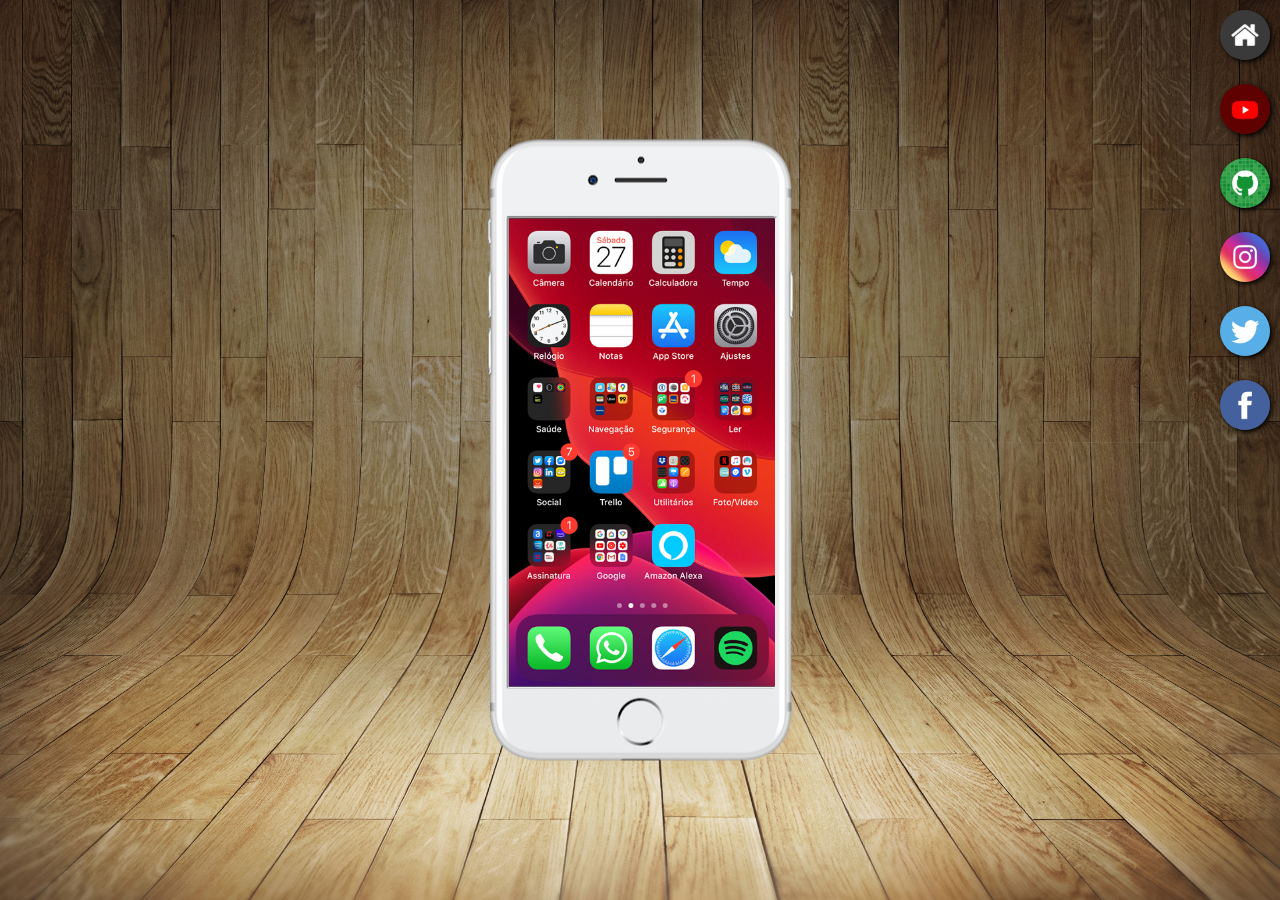
<file: index.html>
<!DOCTYPE html>
<html lang="pt-br">
<head>
    <meta charset="UTF-8">
    <meta name="viewport" content="width=device-width, initial-scale=1.0">
    <title>Projeto Redes Sociais</title>
    <link rel="shortcut icon" href="favicon.ico" type="image/x-icon">
    <link rel="stylesheet" href="estilo/style.css">
</head>
<body>
    <main>
        <section id="telefone">
            <iframe src="home.html" name="tela" id="tela"></iframe>
        </section>

        <section id="redes-sociais">
            
            <a href="home.html" target="tela"> <img src="imagens/logo-home.jpg" alt="home"></a><br>

            <a href="youtube.html" target="tela"> <img src="imagens/logo-youtube.jpg" alt="youtube"></a><br>

            <a href="github.html" target="tela"><img src="imagens/logo-github.jpg" alt="logo-github"></a><br>

            <a href="instagram.html" target="tela"> <img src="imagens/logo-instagram.jpg" alt="logo-instagram"></a><br>

            <a href="twitter.html" target="tela"> <img src="imagens/logo-twitter.jpg" alt="logo-twitter"></a><br>

            <a href="facebook.html" target="tela"> <img src="imagens/logo-facebook.jpg" alt="logo-facebook"></a><br>
        </section >
    </main>
</body>
</html>
</file>
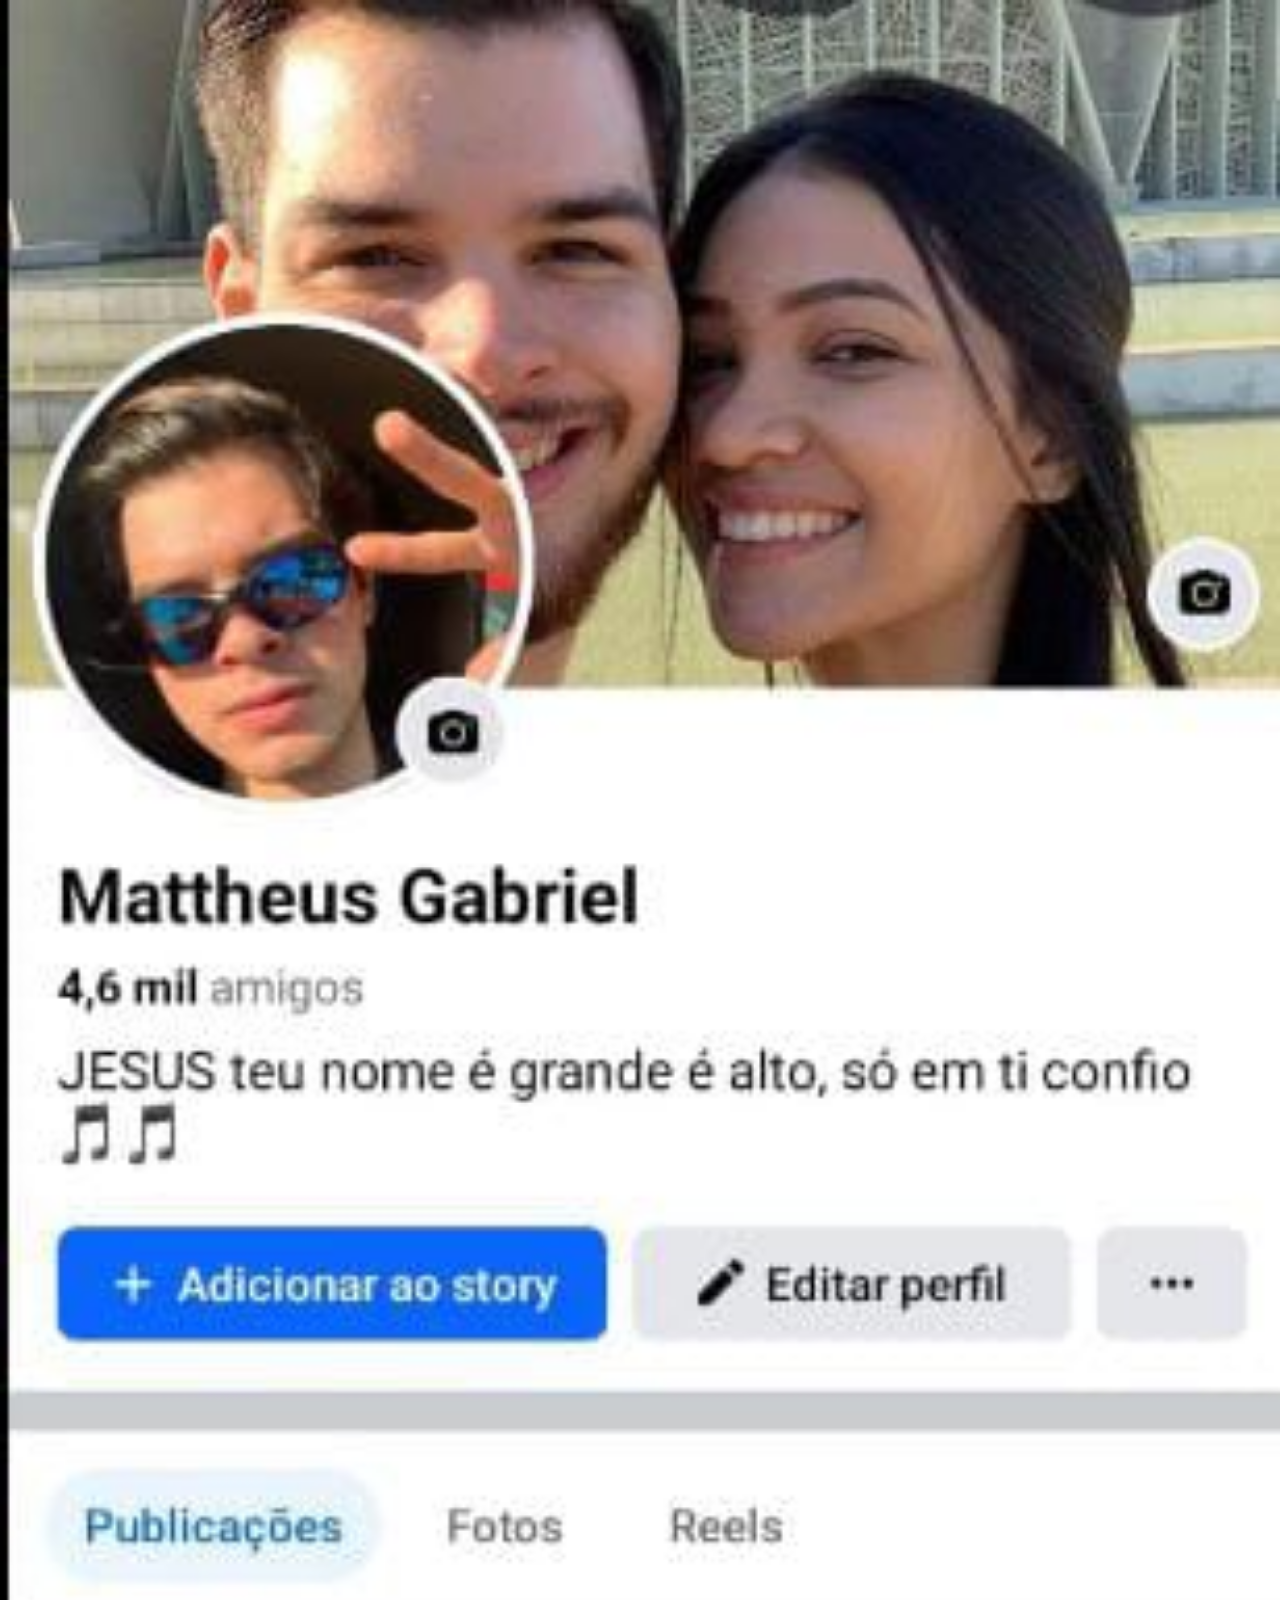
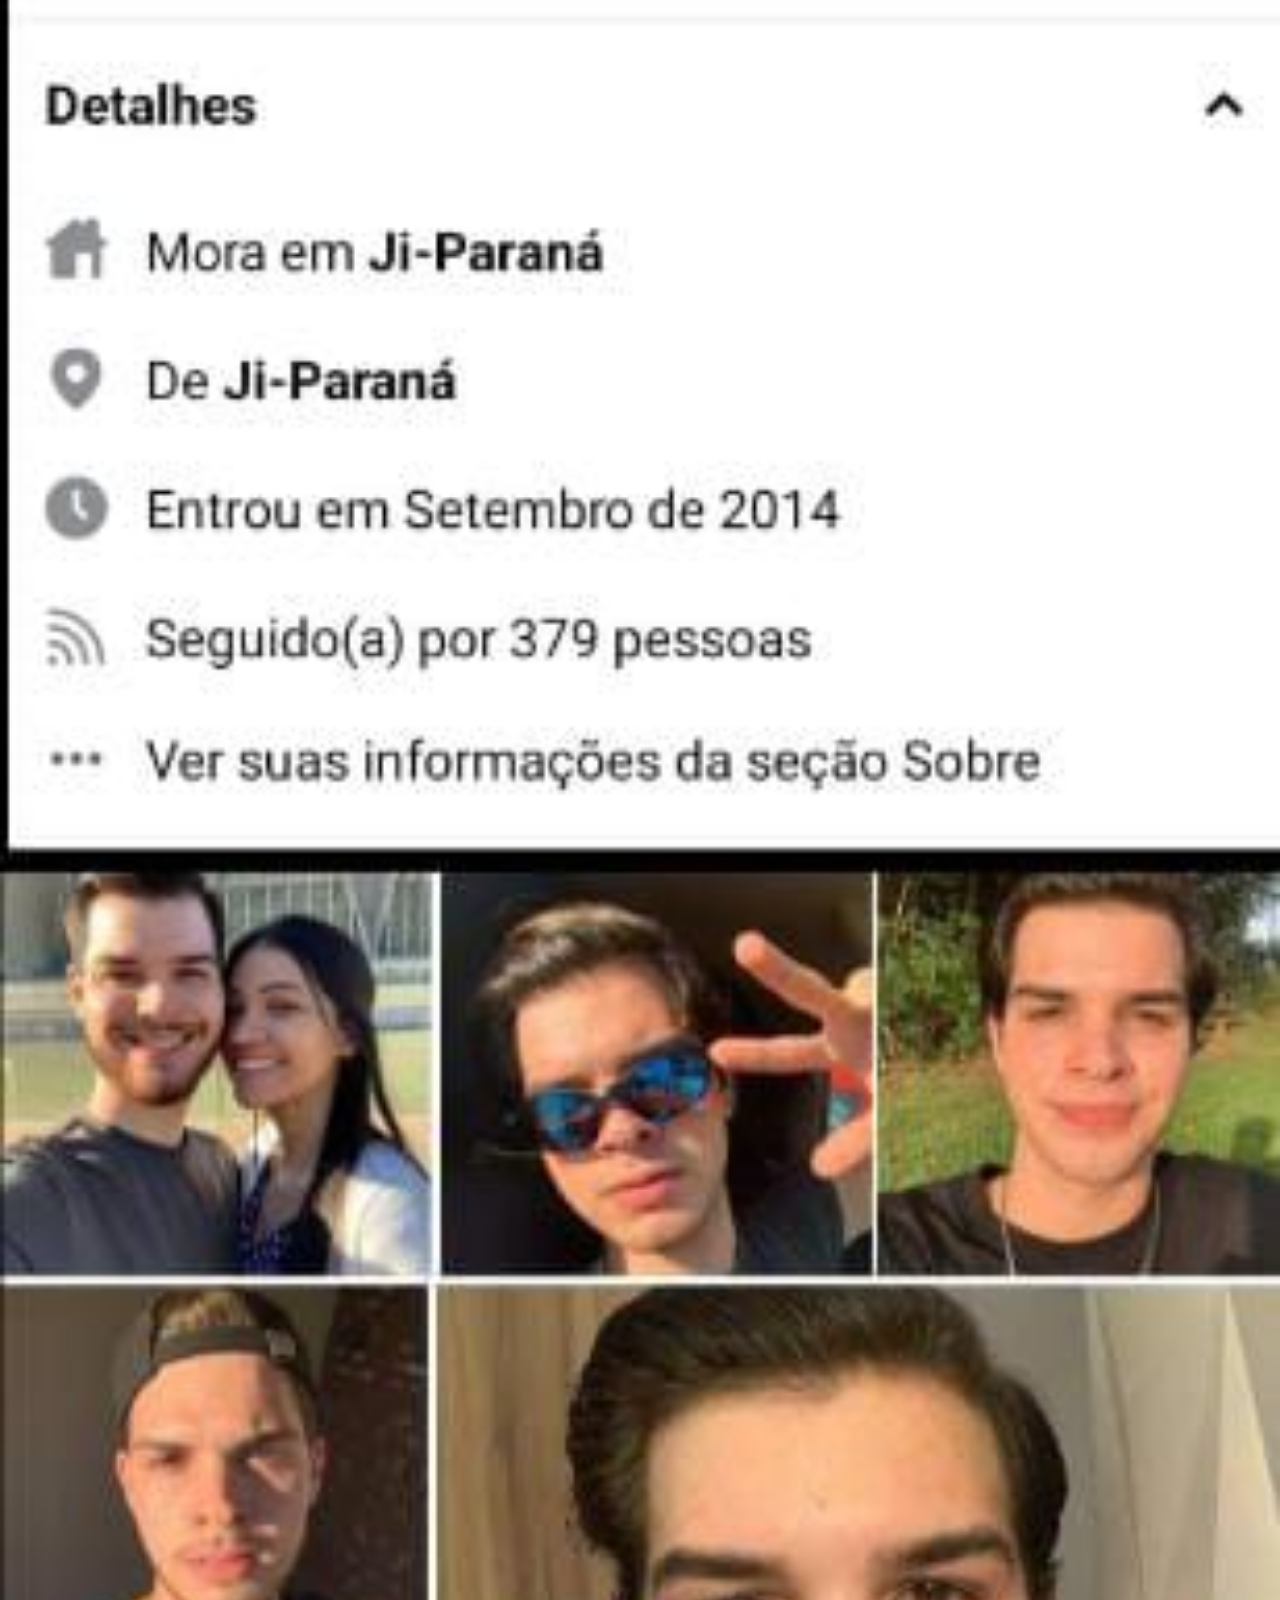
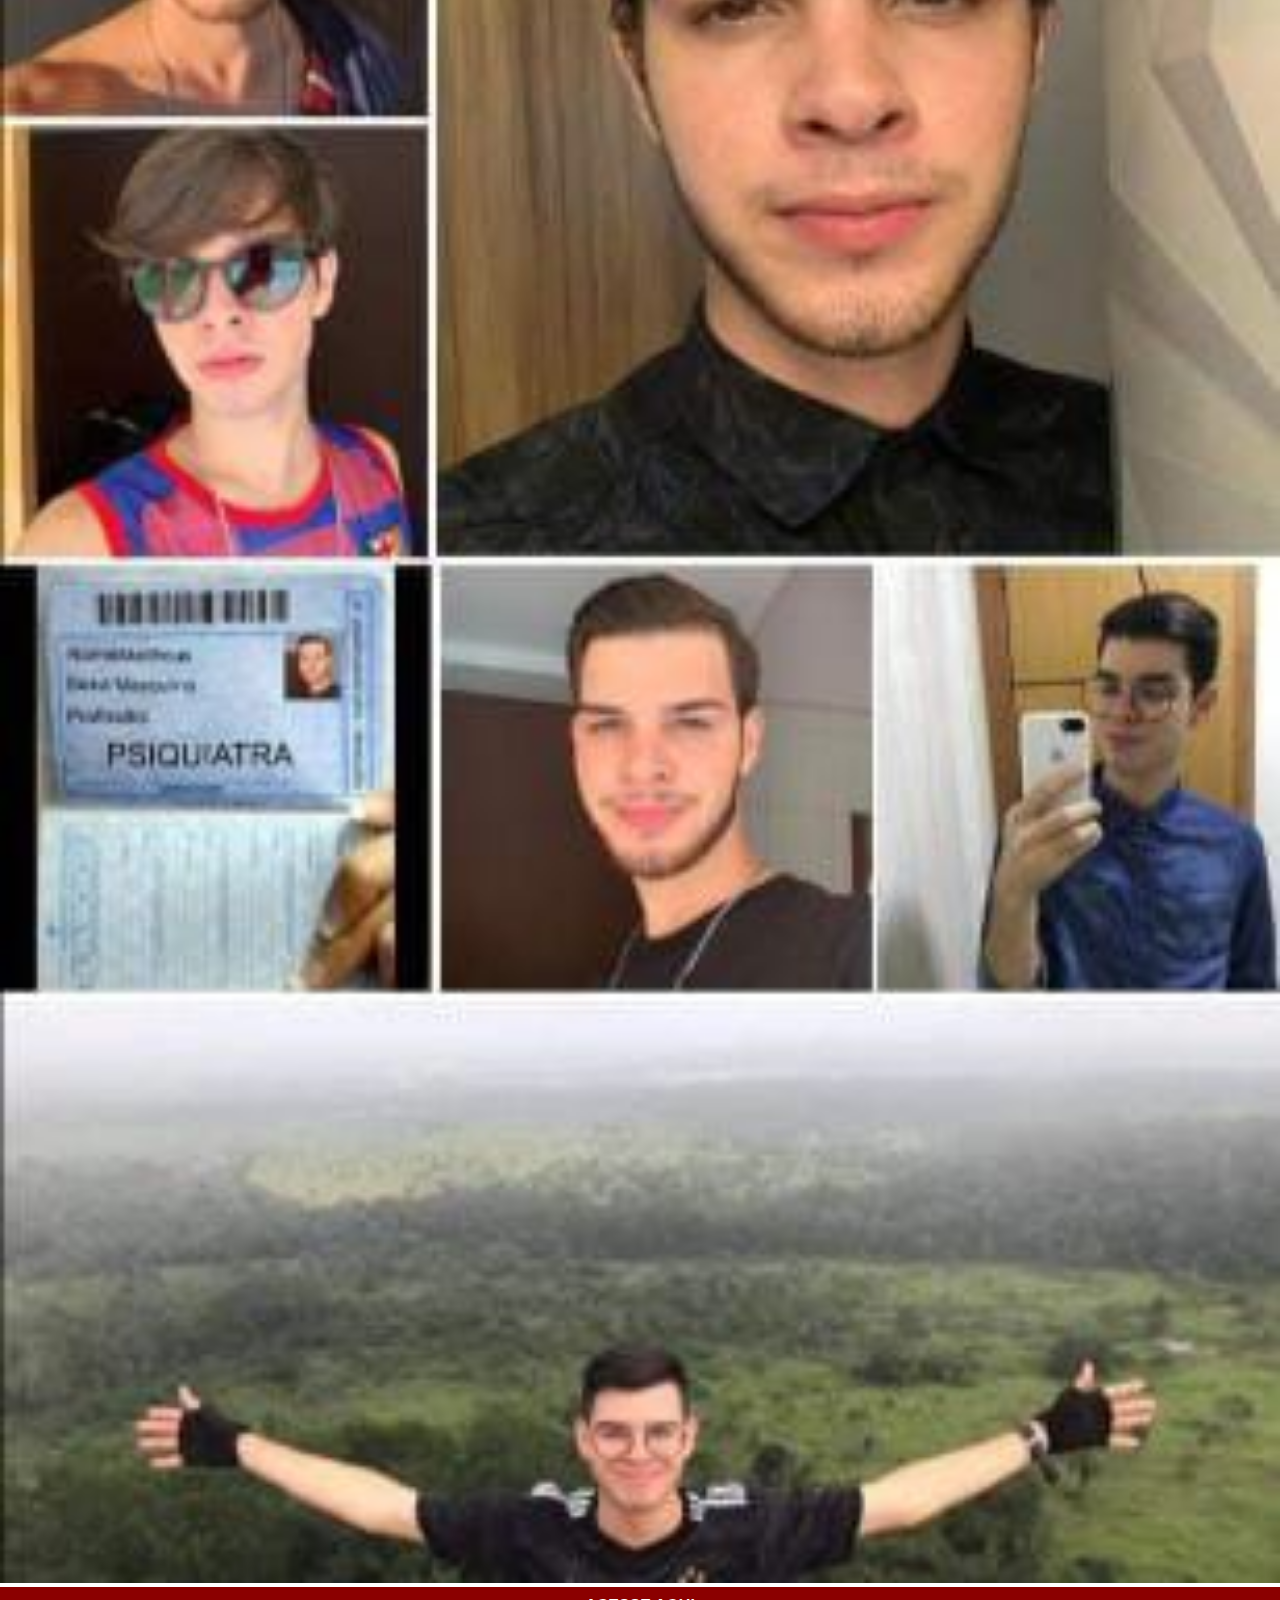
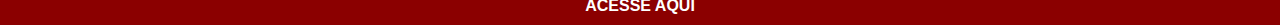
<file: facebook.html>
<!DOCTYPE html>
<html lang="pt-br">
<head>
    <meta charset="UTF-8">
    <meta name="viewport" content="width=device-width, initial-scale=1.0">
    <title>facebook</title>
    <link rel="stylesheet" href="estilo/social.css">
</head>
<body>
    <img src="imagens/tela-facebook2.jpeg" alt="facebook">
    <a href="https://www.facebook.com/profile.php?id=100007381817035" target="_blank">ACESSE AQUI</a>
</body>
</html>
</file>
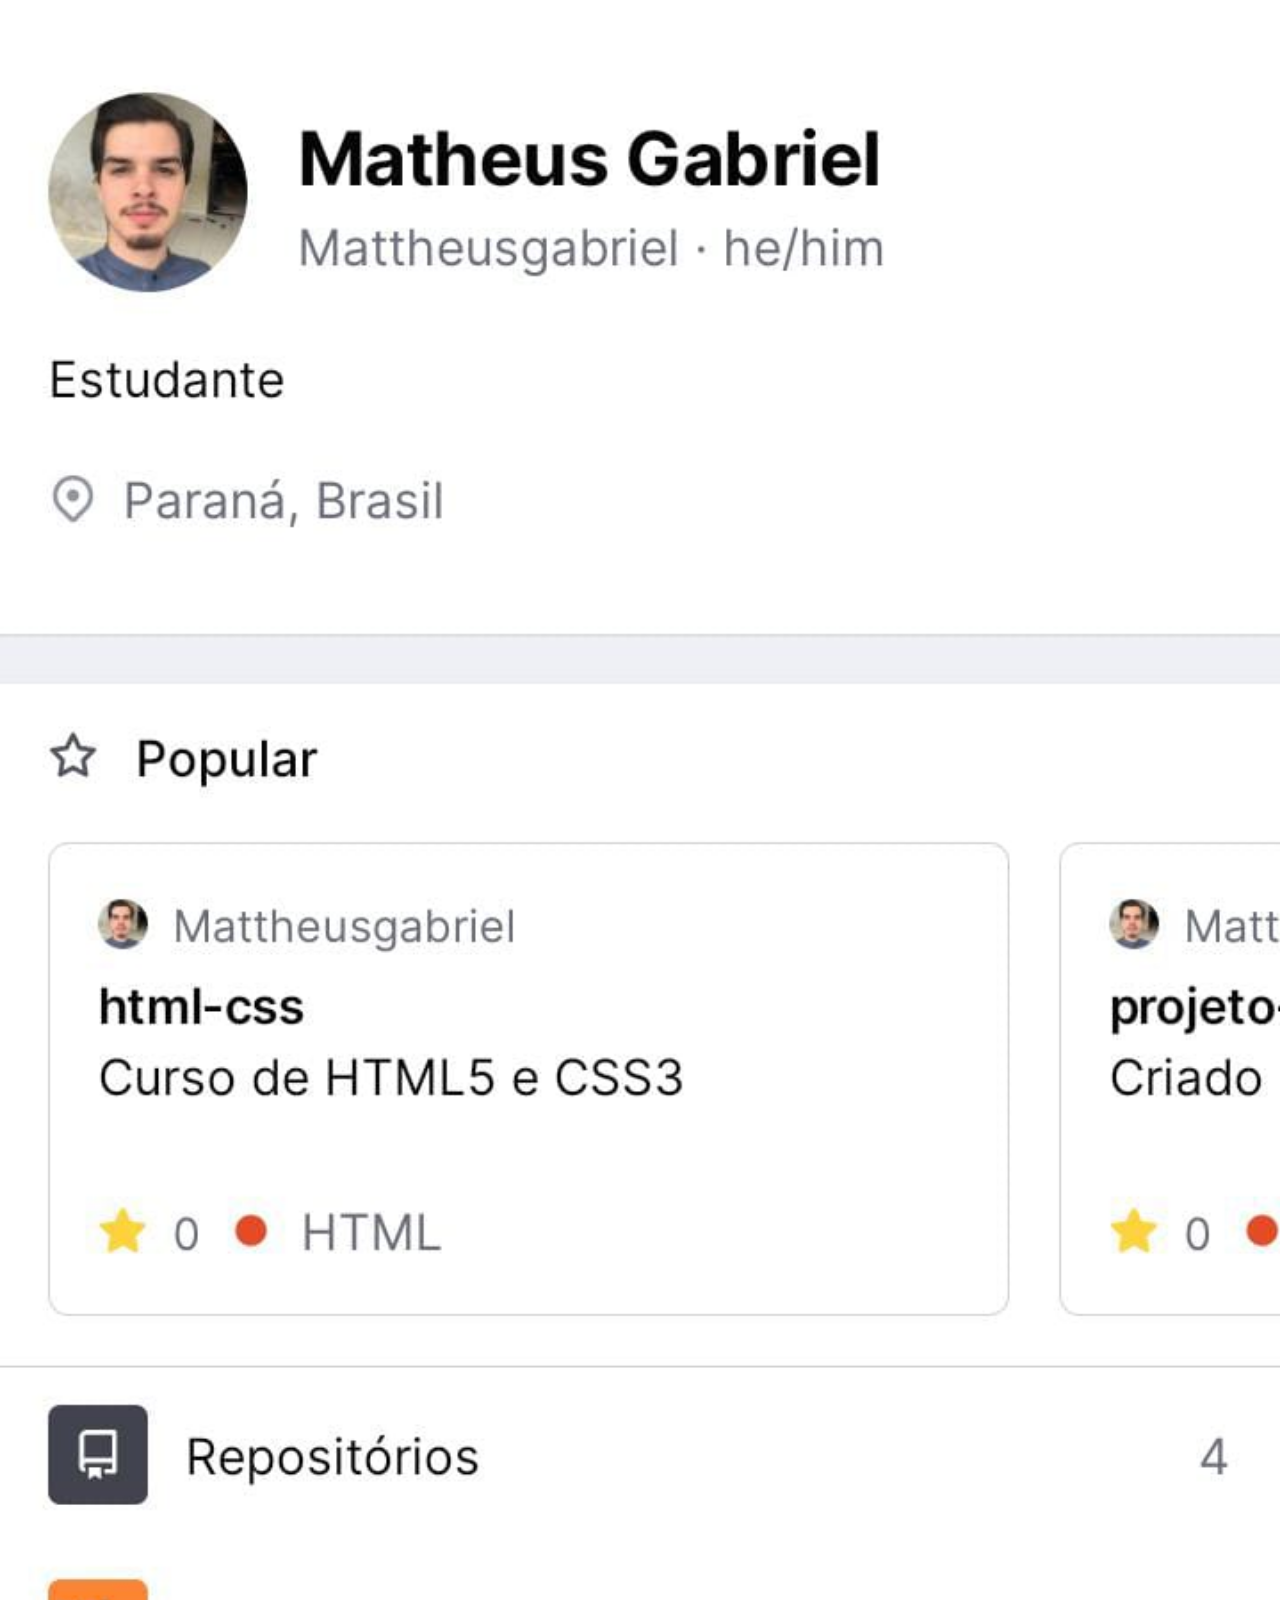
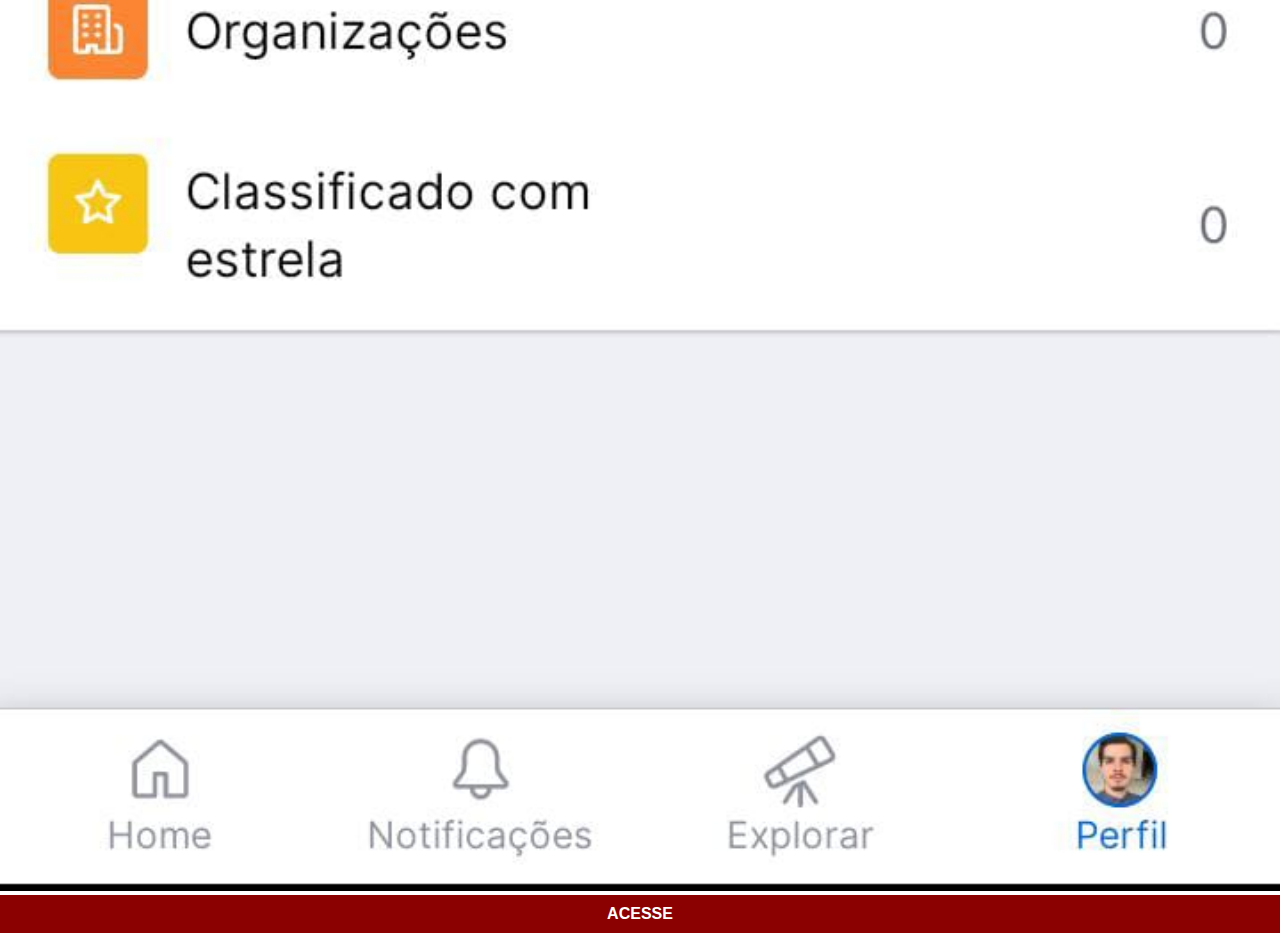
<file: github.html>
<!DOCTYPE html>
<html lang="pt-br">
<head>
    <meta charset="UTF-8">
    <meta name="viewport" content="width=device-width, initial-scale=1.0">
    <title>github</title>
    <link rel="stylesheet" href="estilo/social.css">
</head>
<body>
    <img src="imagens/WhatsApp Image 2024-03-08 at 09.14.32.jpeg" alt="github">
    <a href="https://github.com/Mattheusgabriel" target="_blank">ACESSE</a>
</body>
</html>
</file>
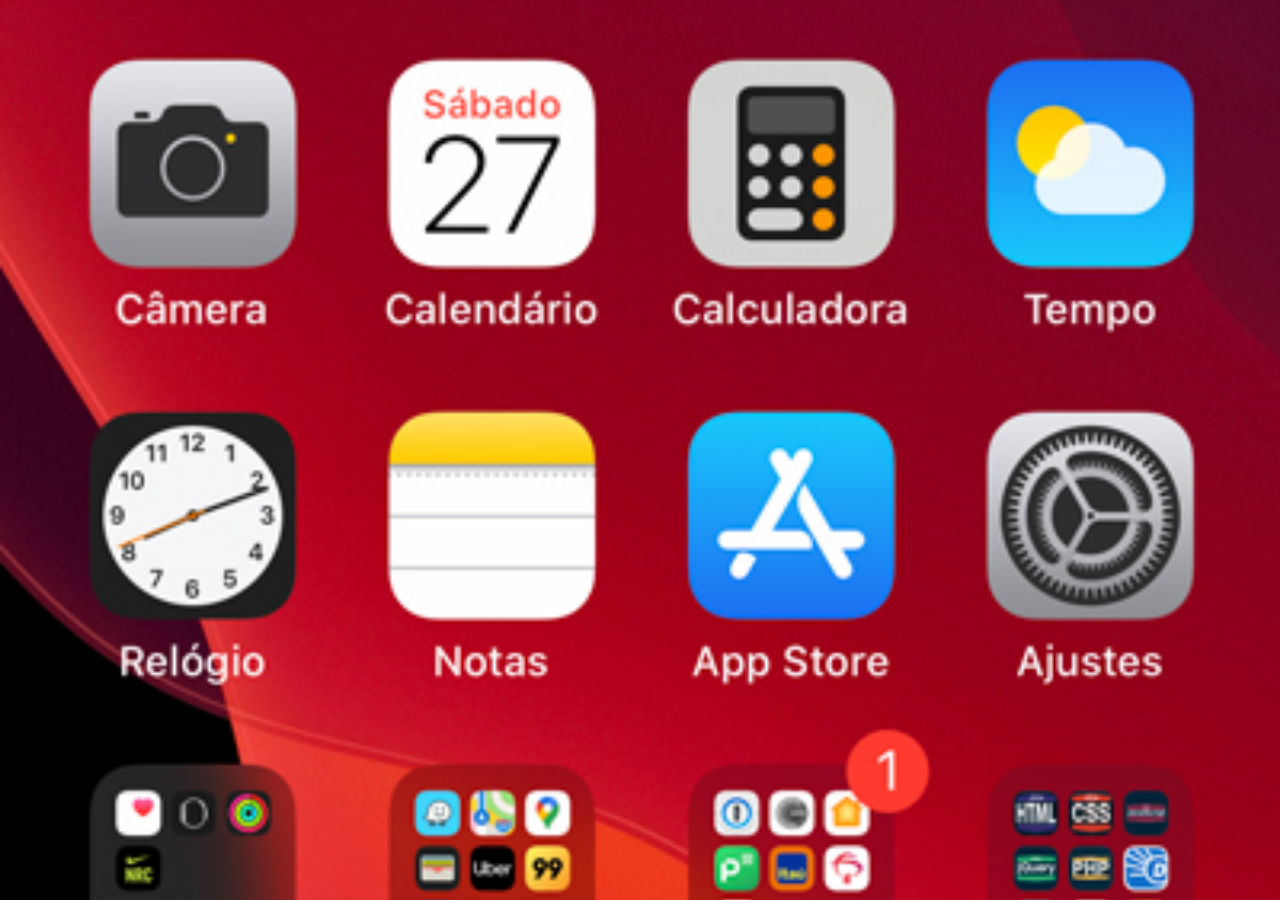
<file: home.html>
<!DOCTYPE html>
<html lang="pt-br">
<head>
    <meta charset="UTF-8">
    <meta name="viewport" content="width=device-width, initial-scale=1.0">
    <title>Home</title>
    <link rel="stylesheet" href="estilo/social.css">

</head>
<body>
    <style>
        * {
            margin: 0px;
            padding: 0px;
        }

        body {
            height: 100vh;
            width: 100vw;
            background: black url('imagens/tela-home.jpg') no-repeat top center;
            background-size: cover;
        }
    </style>
</body>
</html>
</file>
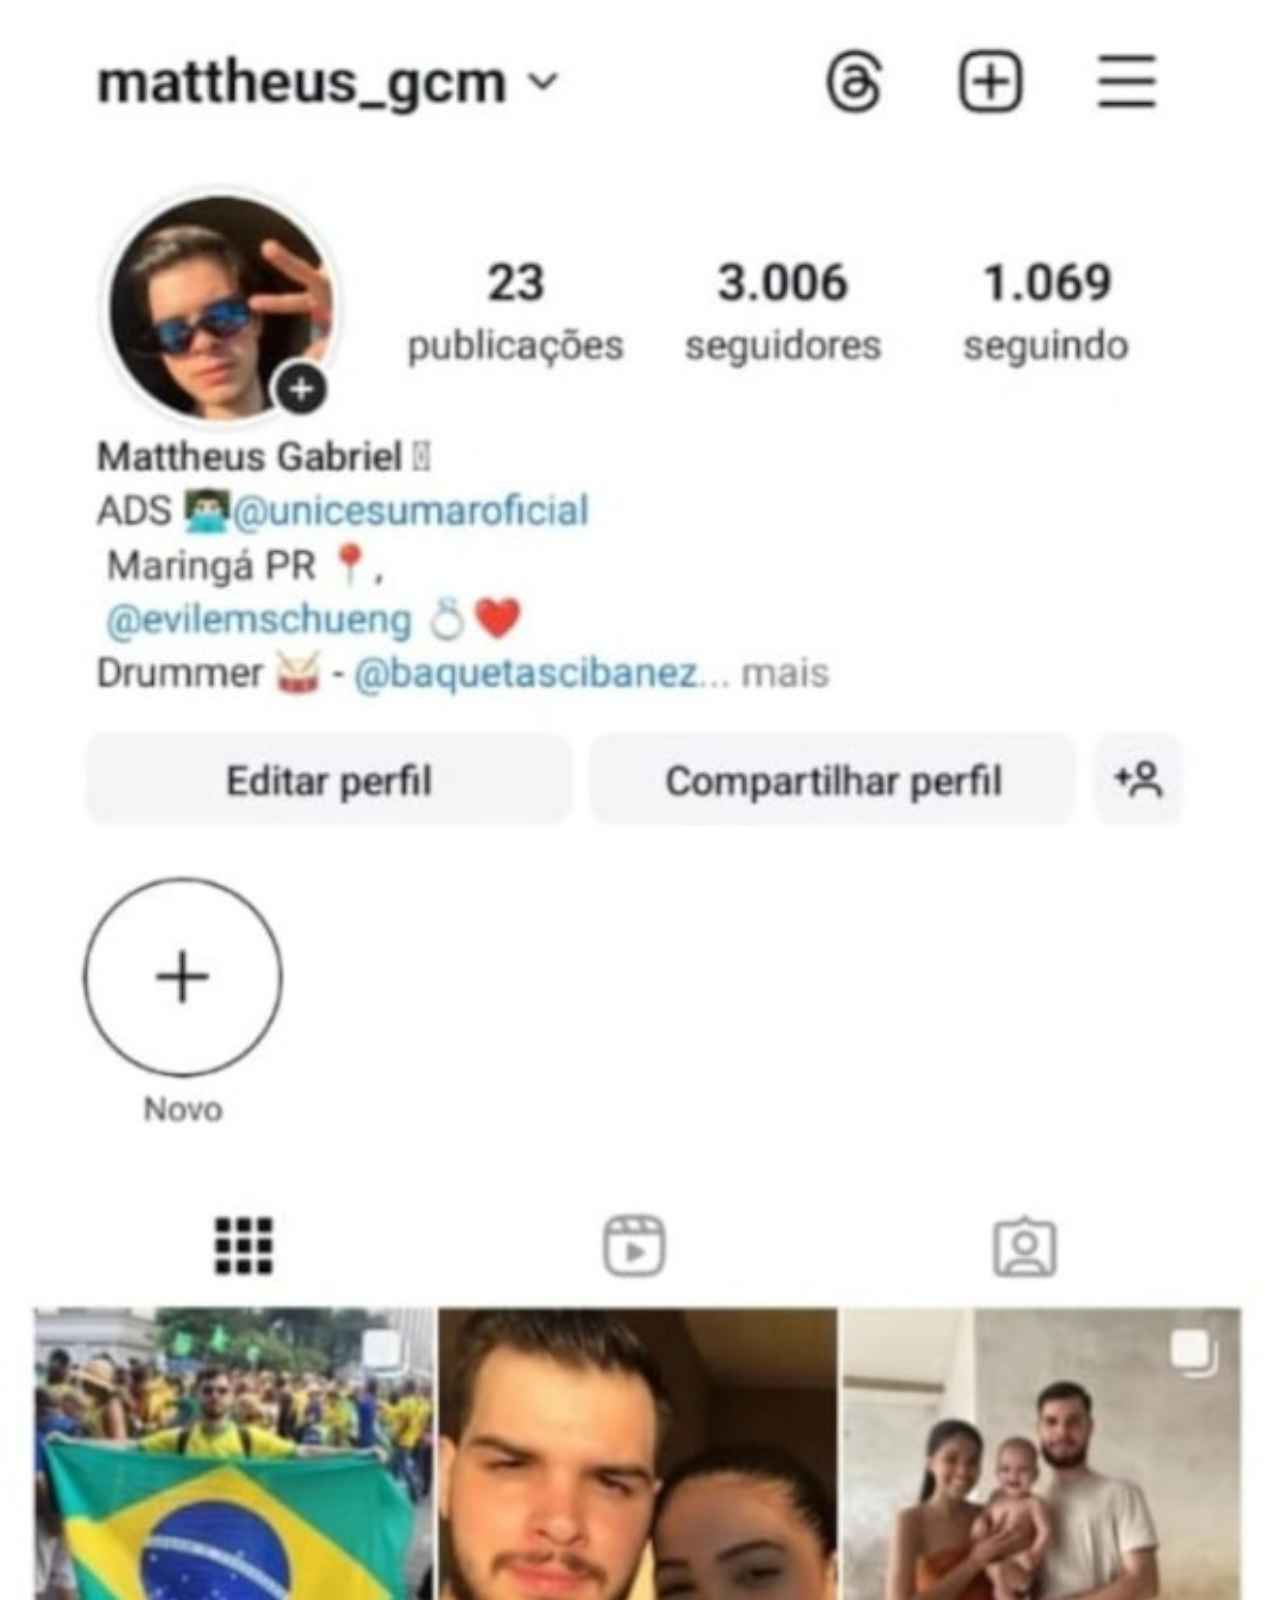
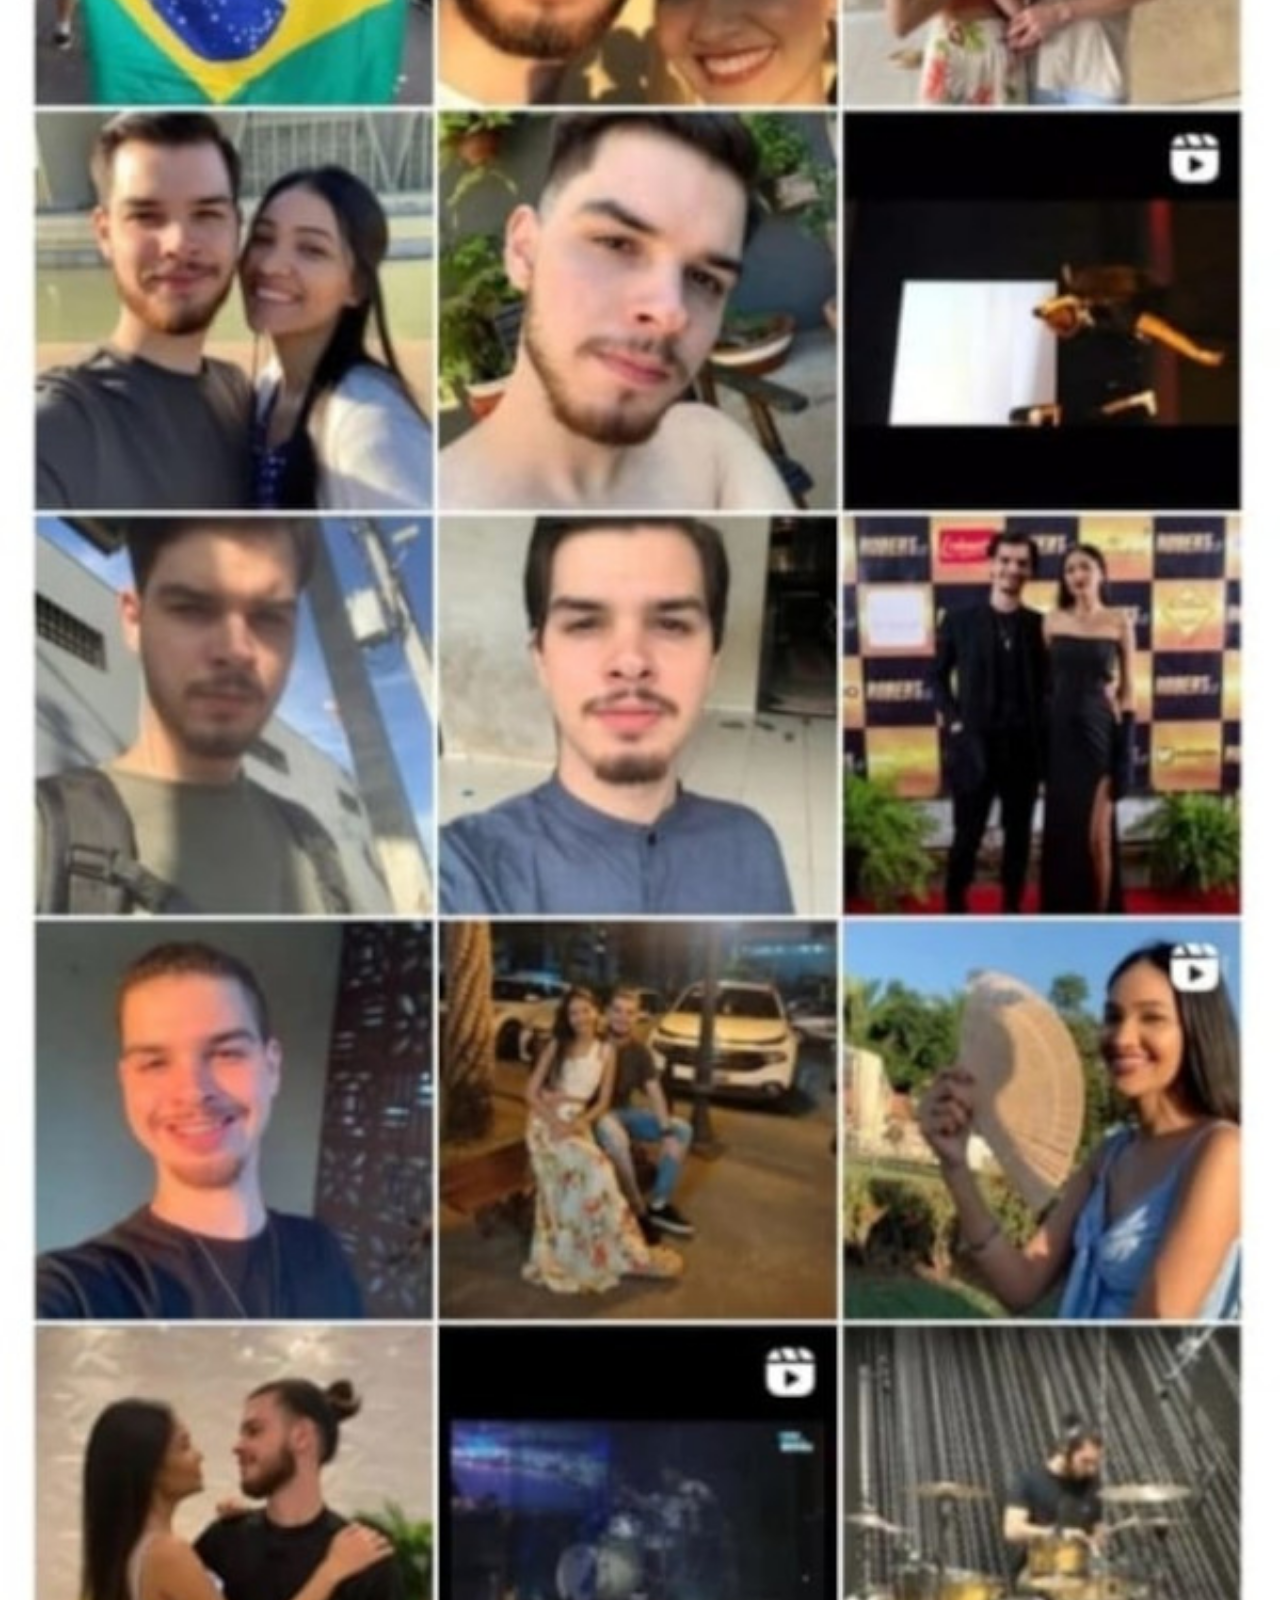
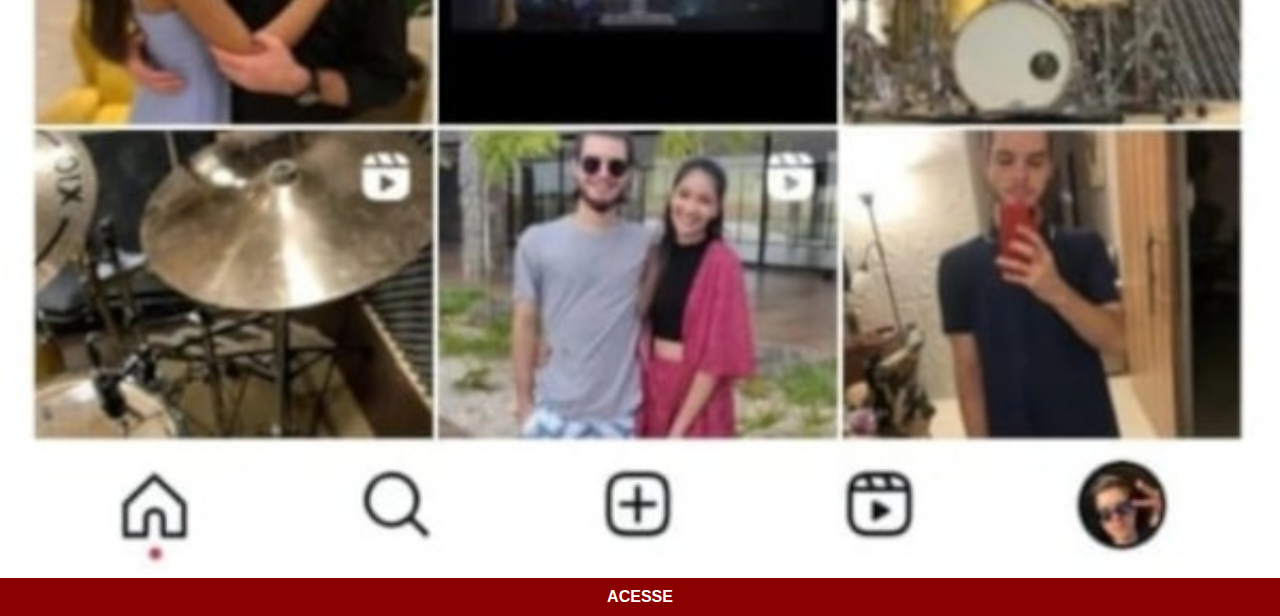
<file: instagram.html>
<!DOCTYPE html>
<html lang="pt-br">
<head>
    <meta charset="UTF-8">
    <meta name="viewport" content="width=device-width, initial-scale=1.0">
    <title>logo-instagram</title>
    <link rel="stylesheet" href="estilo/social.css">
</head>
<body>
    <img src="imagens/tela-instagram2.jpeg" alt="instagram">
    <a href="https://www.instagram.com/mattheus_gcm/" target="_blank">ACESSE</a>
</body>
</html>
</file>
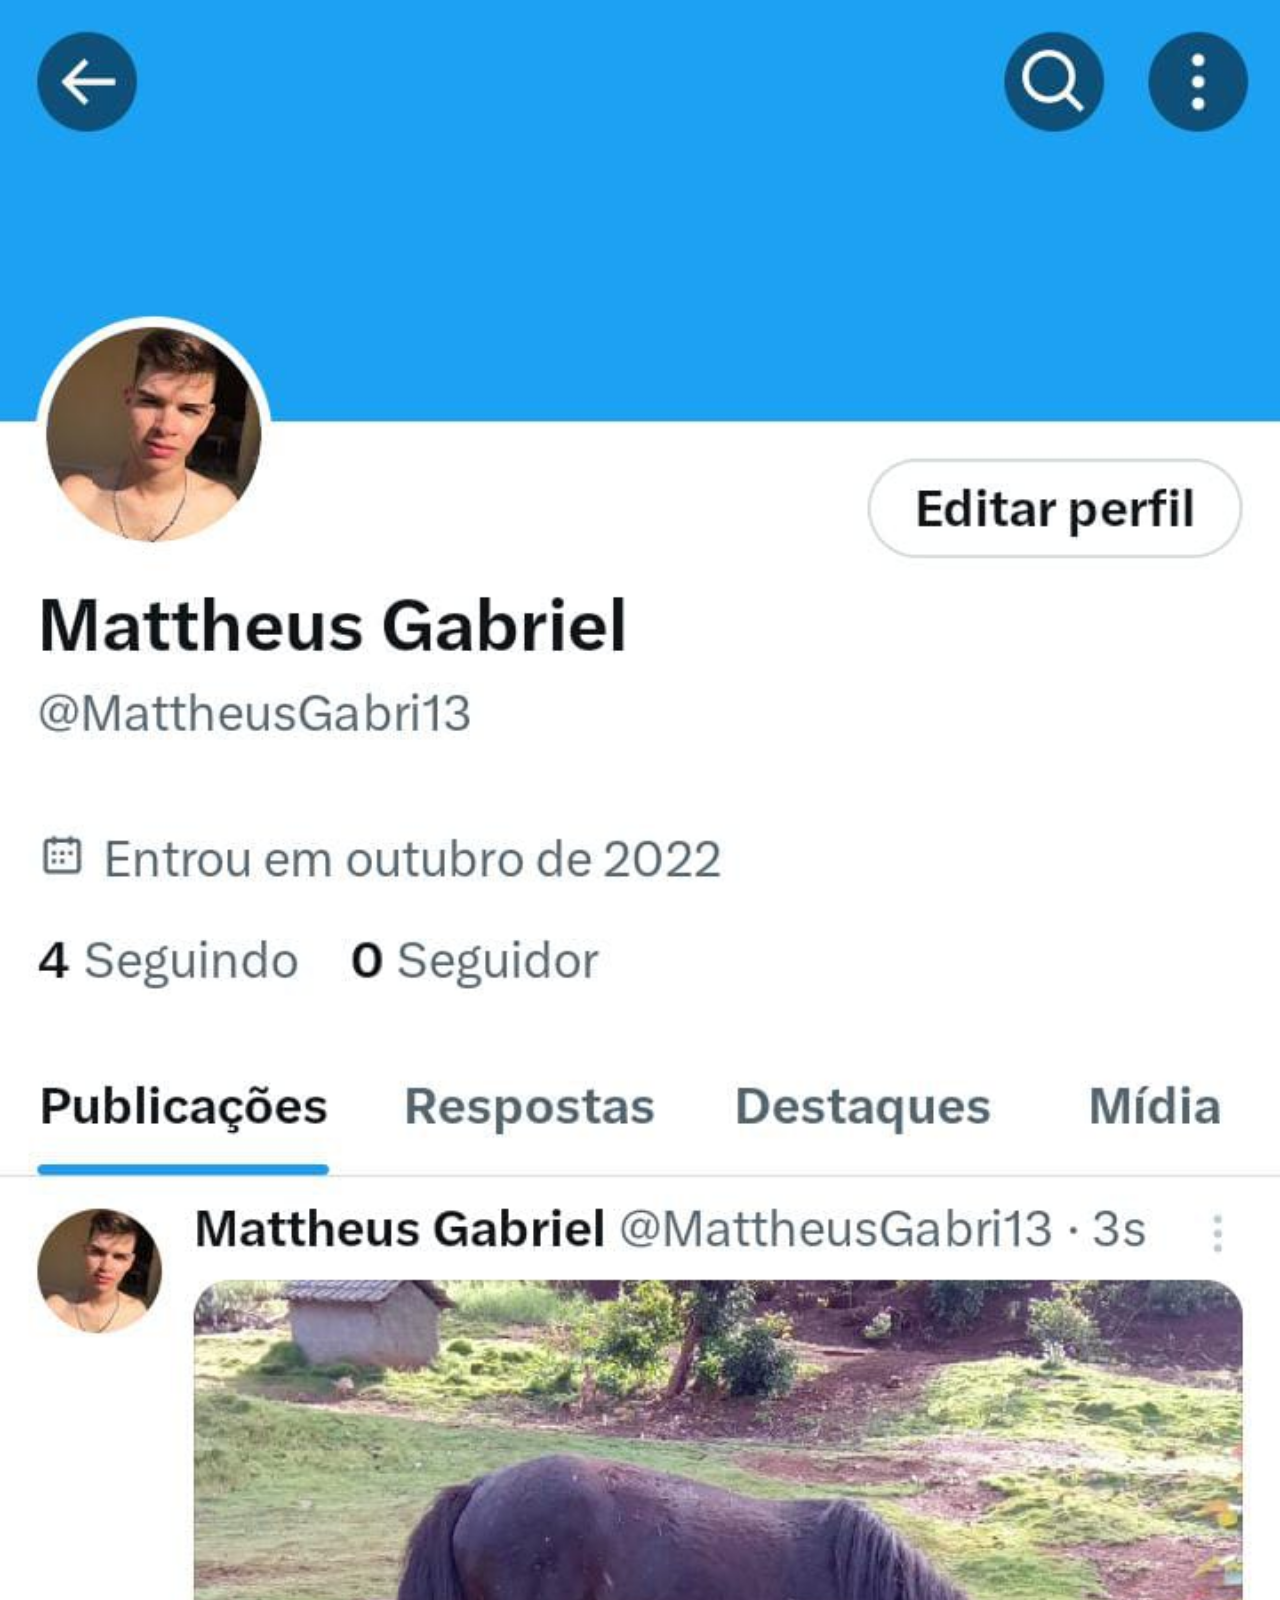
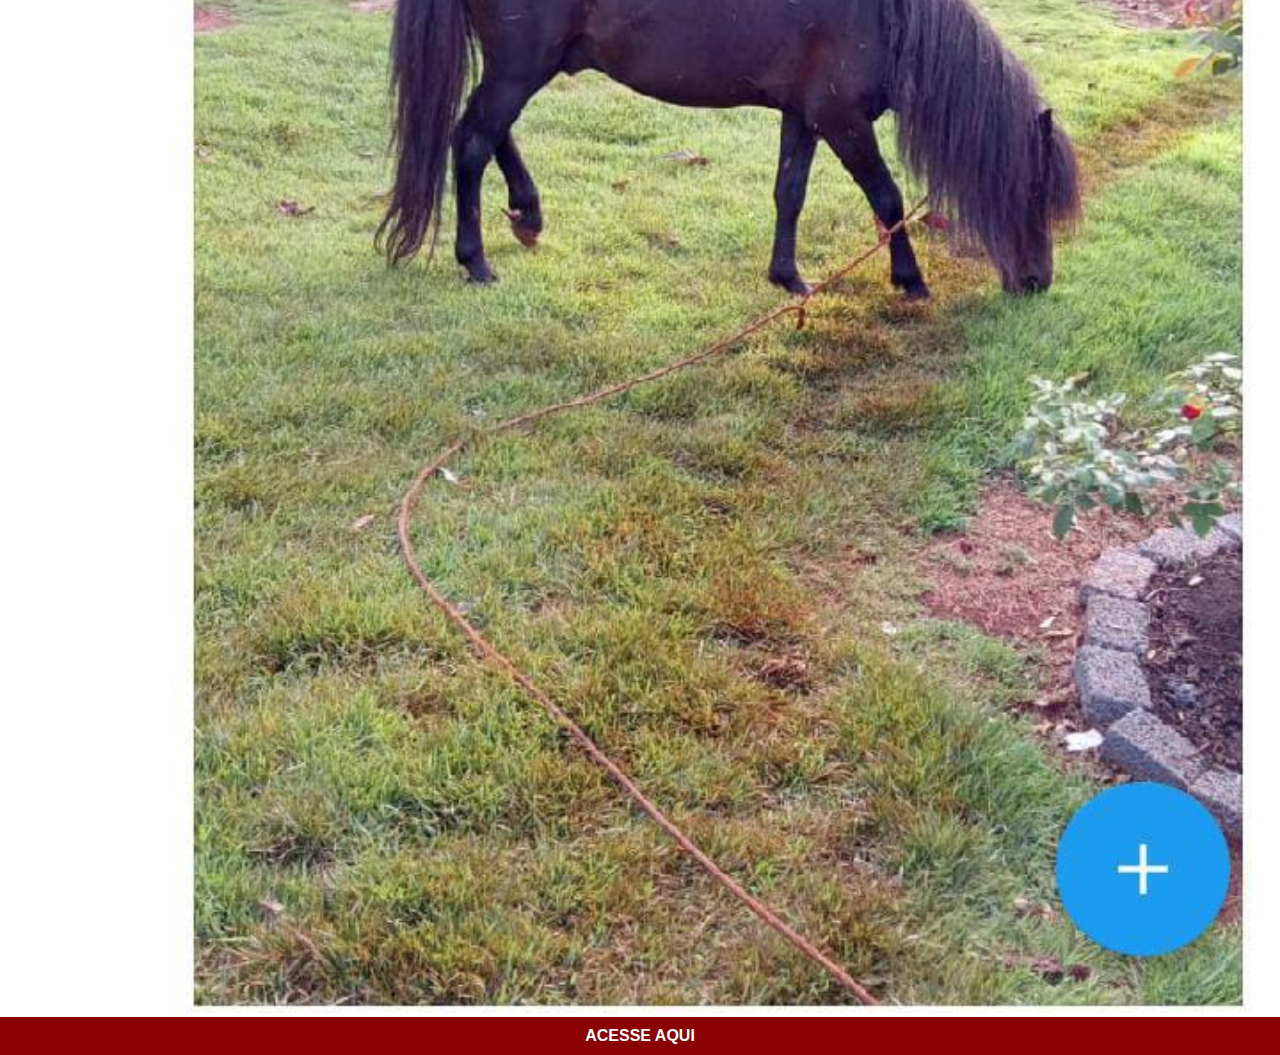
<file: twitter.html>
<!DOCTYPE html>
<html lang="pt-br">
<head>
    <meta charset="UTF-8">
    <meta name="viewport" content="width=device-width, initial-scale=1.0">
    <title>Twitter</title>
    <link rel="stylesheet" href="estilo/social.css">
</head>
<body>
    <img src="imagens/tela-twitter2.jpeg" alt="Twitter">
    <a href="https://twitter.com/MattheusGabri13" target="_blank">ACESSE AQUI</a>
</body>
</html>
</file>
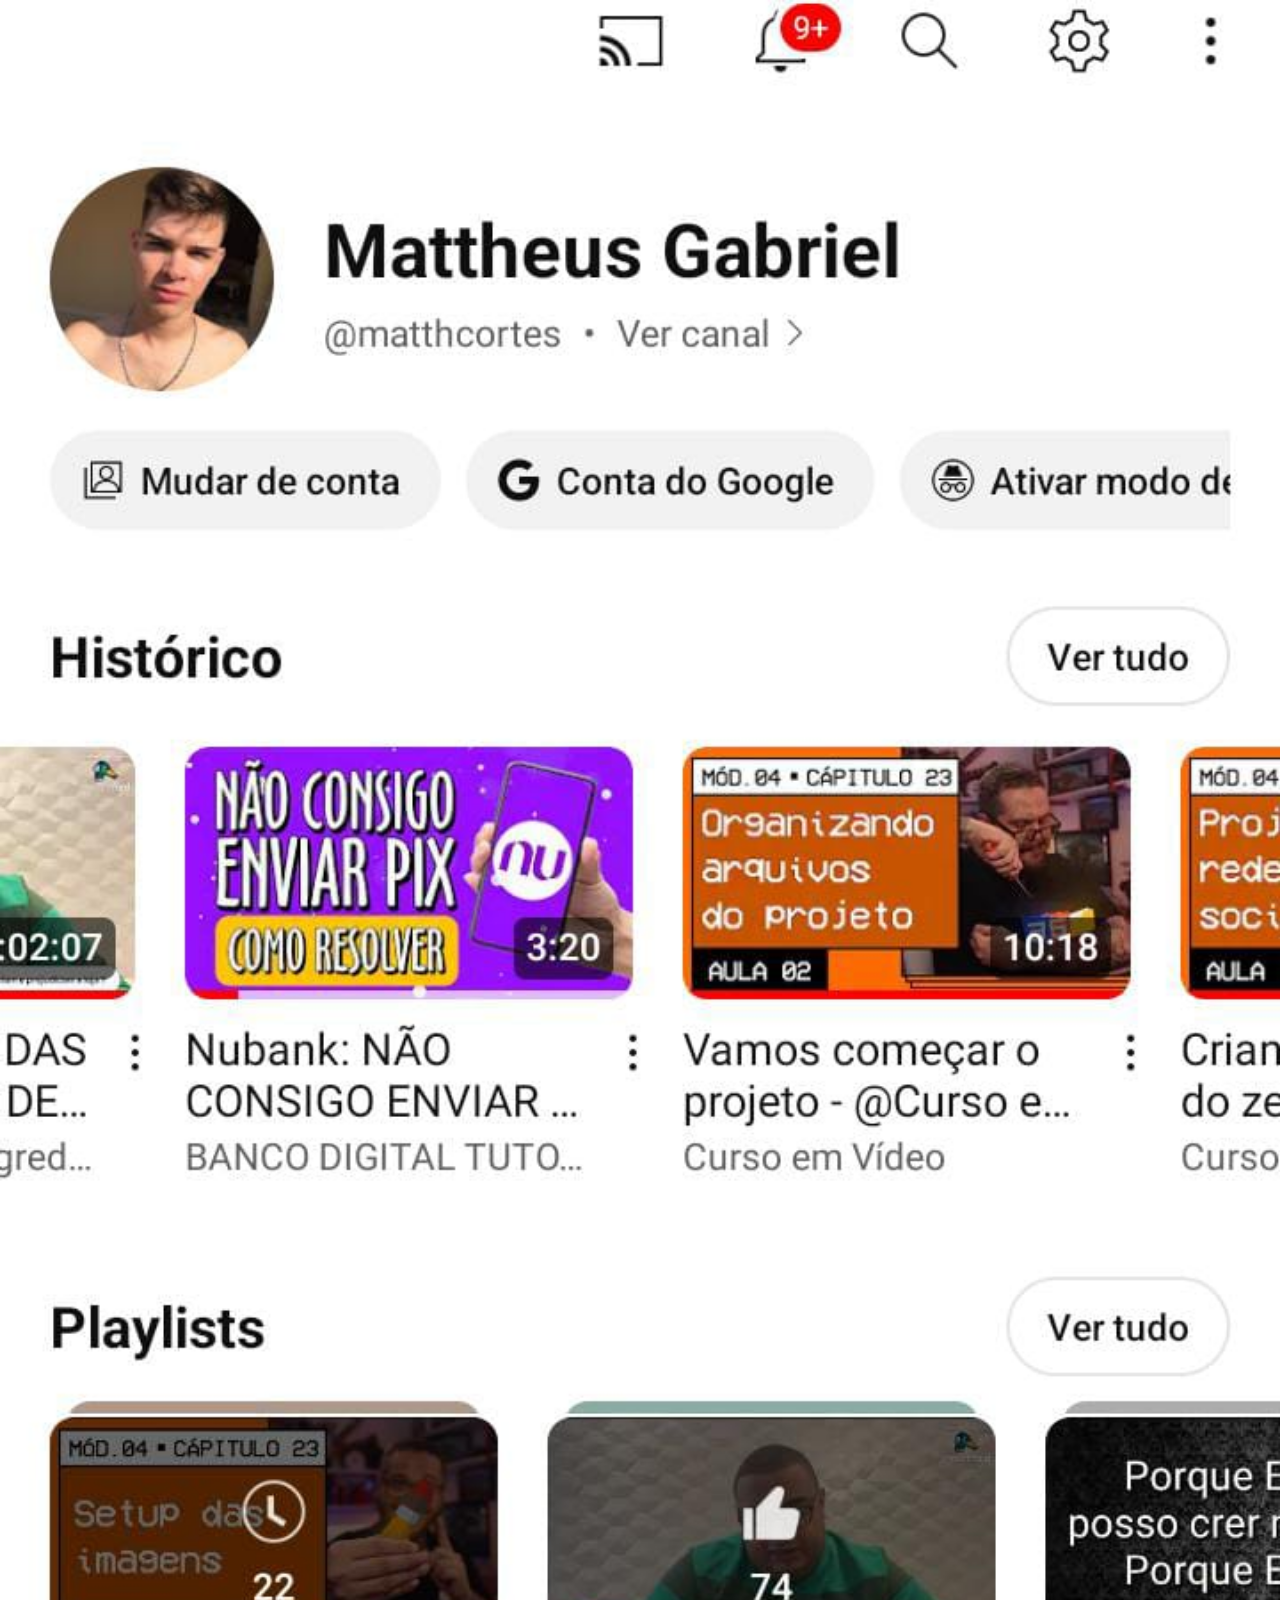
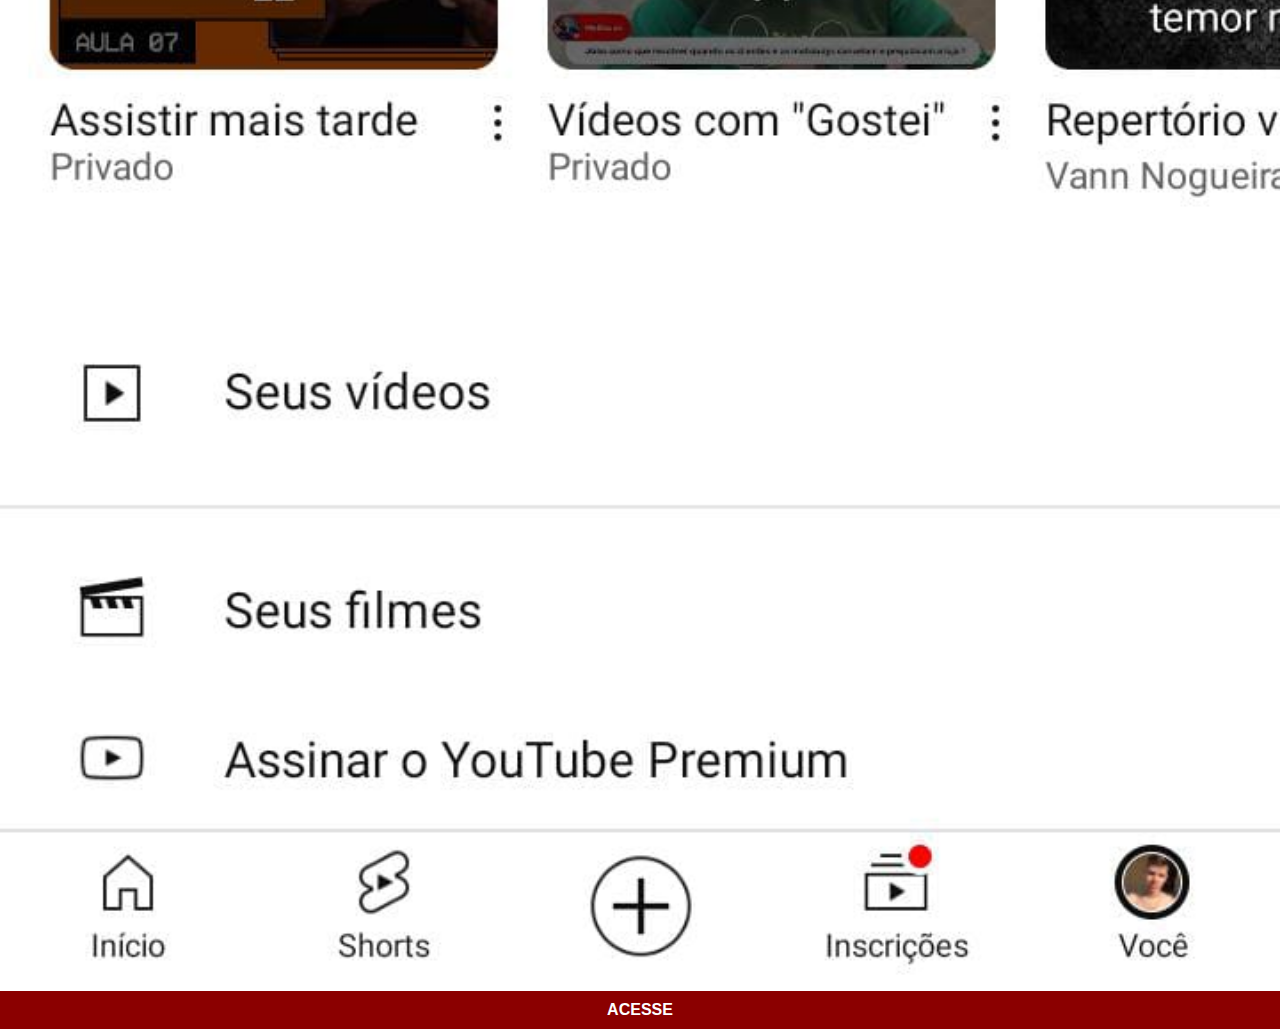
<file: youtube.html>
<!DOCTYPE html>
<html lang="pt-br">
<head>
    <meta charset="UTF-8">
    <meta name="viewport" content="width=device-width, initial-scale=1.0">
    <title>youtube</title>
    <link rel="stylesheet" href="estilo/social.css">
</head>
<body>
    <img src="imagens/Tela-youtube2.jpeg" alt="youtube">
    <a href="https://www.youtube.com/channel/UC8UY_IpYnz4DJsjtuRD5nMg" target="_blank">ACESSE</a>
</body>
</html>
</file>
<file: estilo/style.css>
@charset "UTF-8";

* {
    margin: 0px;
    padding: 0px;
    font-family: Arial, Helvetica, sans-serif;
}

html, body {
    height: 100vh;
    width: 100vw;
    background-color: black;
}

body {
    background-image: url('../imagens/fundo-madeira.jpg');
    background-size: cover;
    background-attachment: fixed;
}

main {
    position: relative;
    height: 100vh;
}

section#telefone {
   position: absolute;
   top: 50%;
   left: 50%;
   transform: translate(-50%, -50%);

   height: 627px;
   width: 310px;
   background-image: url('../imagens/frame-iphone.png');
   background-repeat: no-repeat;

}

iframe#tela {
    position: relative;
    top: 80px;
    left: 22px;
    height: 468px;
    width: 266px;
}

section#redes-sociais {
    text-align: right;
}

section#redes-sociais img {
    height: 50px;
    margin: 10px;
    border-radius: 50%;
    box-sizing: border-box;
    box-shadow: 2px 2px 5px black;
}

section#redes-sociais img:hover {
    border: 6px solid black;
    transition: 1s;
    transform: translate(-7px, -7px);
}
</file>
<file: estilo/social.css>
@charset "UTF-8";

*{
    margin: 0px;
    padding: 0px;
    font-family: Arial, Helvetica, sans-serif;
}

::-webkit-scrollbar {
    height: 0px;
    width: 0px;
}

img {
    width: 100vw;

}

a {
    display: block;
    background-color: darkred;
    padding: 10px;
    font-weight: bolder;
    text-align: center;
    text-decoration: none;
    color: white;
}

a:hover{
    background-color: red;
}
</file>
